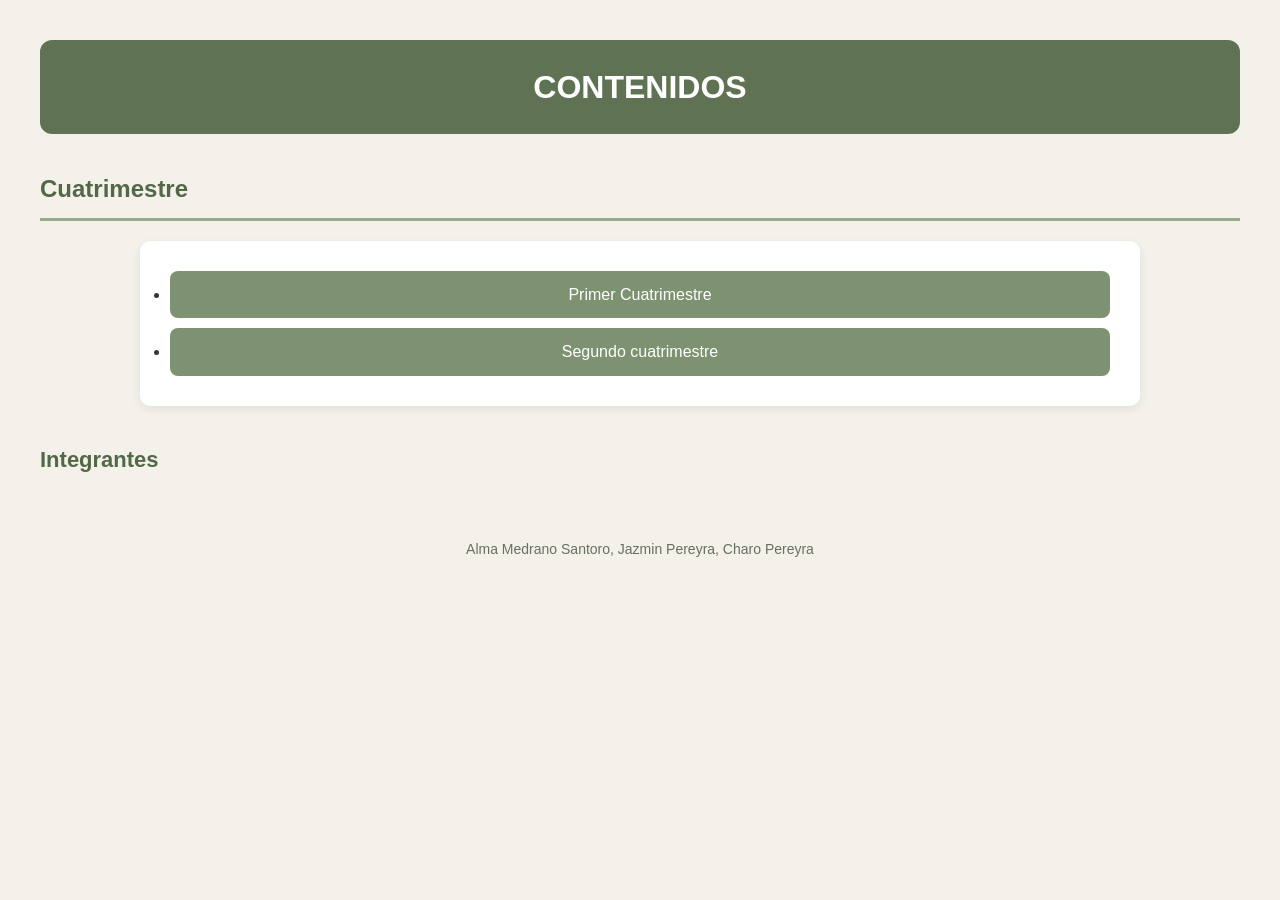
<file: trabajo2/index.html>
<!DOCTYPE html>
<html lang="es">
<head>
    <meta charset="UTF-8">
    <title>GEOGRAFIA</title>
    <link rel="stylesheet" href="styles.css">
</head>

<body>

    <h1> CONTENIDOS </h1>
    
    <h2>Cuatrimestre</h2>

    <ul>
        <li><a href="C1.html">Primer Cuatrimestre</a></li>
        <li><a href="C2.html">Segundo cuatrimestre</a></li>
        
    </ul>

    <h3>Integrantes</h3>
    <p>Alma Medrano Santoro, Jazmin Pereyra, Charo Pereyra</p>

</body>
</html>
</file>
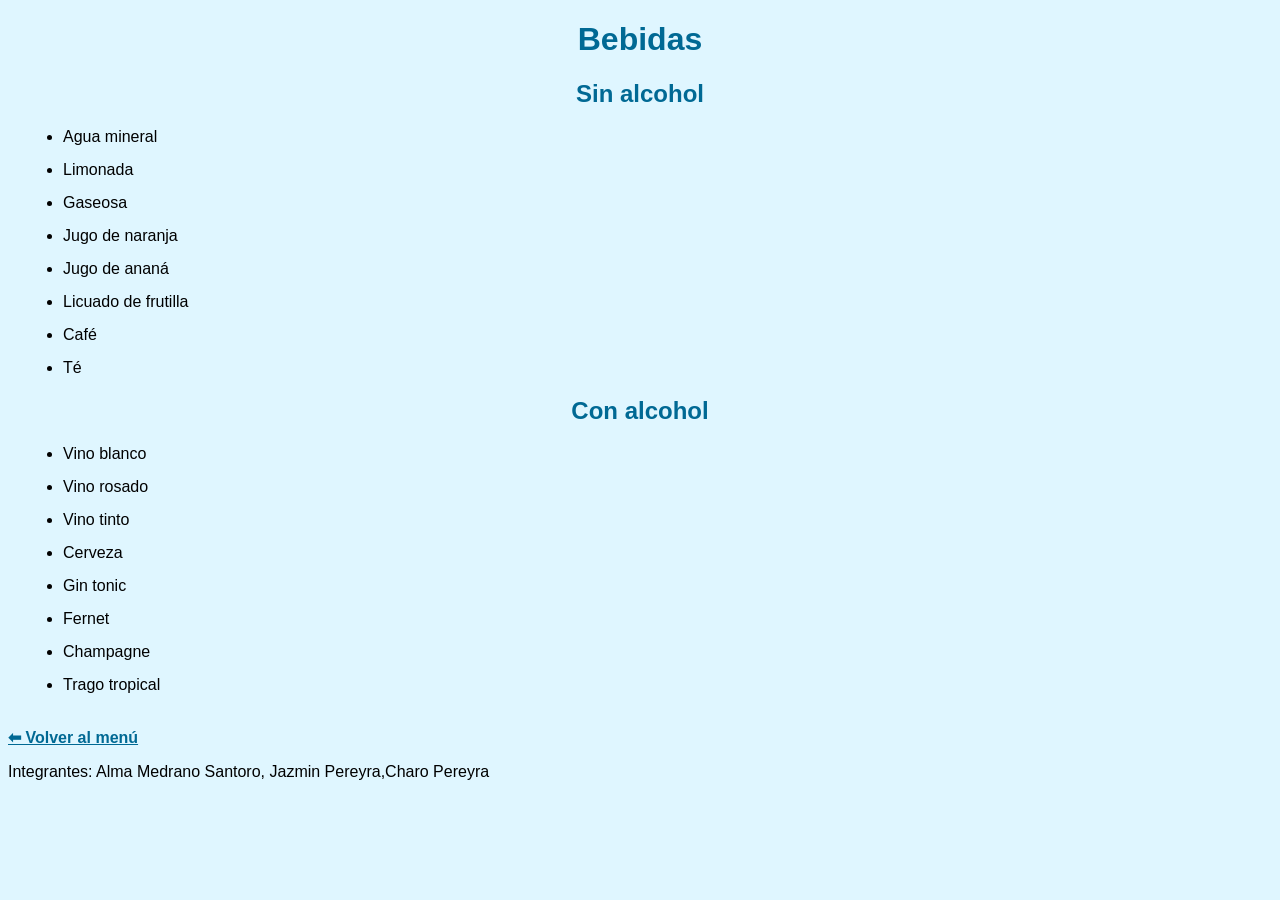
<file: trabajo1/bebidas.html>
<!DOCTYPE html>
<html lang="es">
<head>
    <meta charset="UTF-8">
    <title>Bebidas - RESTOBAR & MAR</title>

    <style>
        body {
            background-color: #dff6ff;
            font-family: Arial;
        }

        h1, h2 {
            color: #006994;
            text-align: center;
        }

        li {
            margin: 15px;
        }

        a {
            color: #006994;
            font-weight: bold;
        }
    </style>
</head>

<body>

    <h1>Bebidas</h1>

    <h2>Sin alcohol</h2>

    <ul>
        <li>Agua mineral</li>
        <li>Limonada</li>
        <li>Gaseosa</li>
        <li>Jugo de naranja</li>
        <li>Jugo de ananá</li>
        <li>Licuado de frutilla</li>
        <li>Café</li>
        <li>Té</li>
    </ul>

    <h2>Con alcohol</h2>

    <ul>
        <li>Vino blanco</li>
        <li>Vino rosado</li>
        <li>Vino tinto</li>
        <li>Cerveza</li>
        <li>Gin tonic</li>
        <li>Fernet</li>
        <li>Champagne</li>
        <li>Trago tropical</li>
    </ul>

    <br>

    <a href="index.html">⬅ Volver al menú</a>

    <p>Integrantes: Alma Medrano Santoro, Jazmin Pereyra,Charo Pereyra</p>

</body>
</html>
</file>
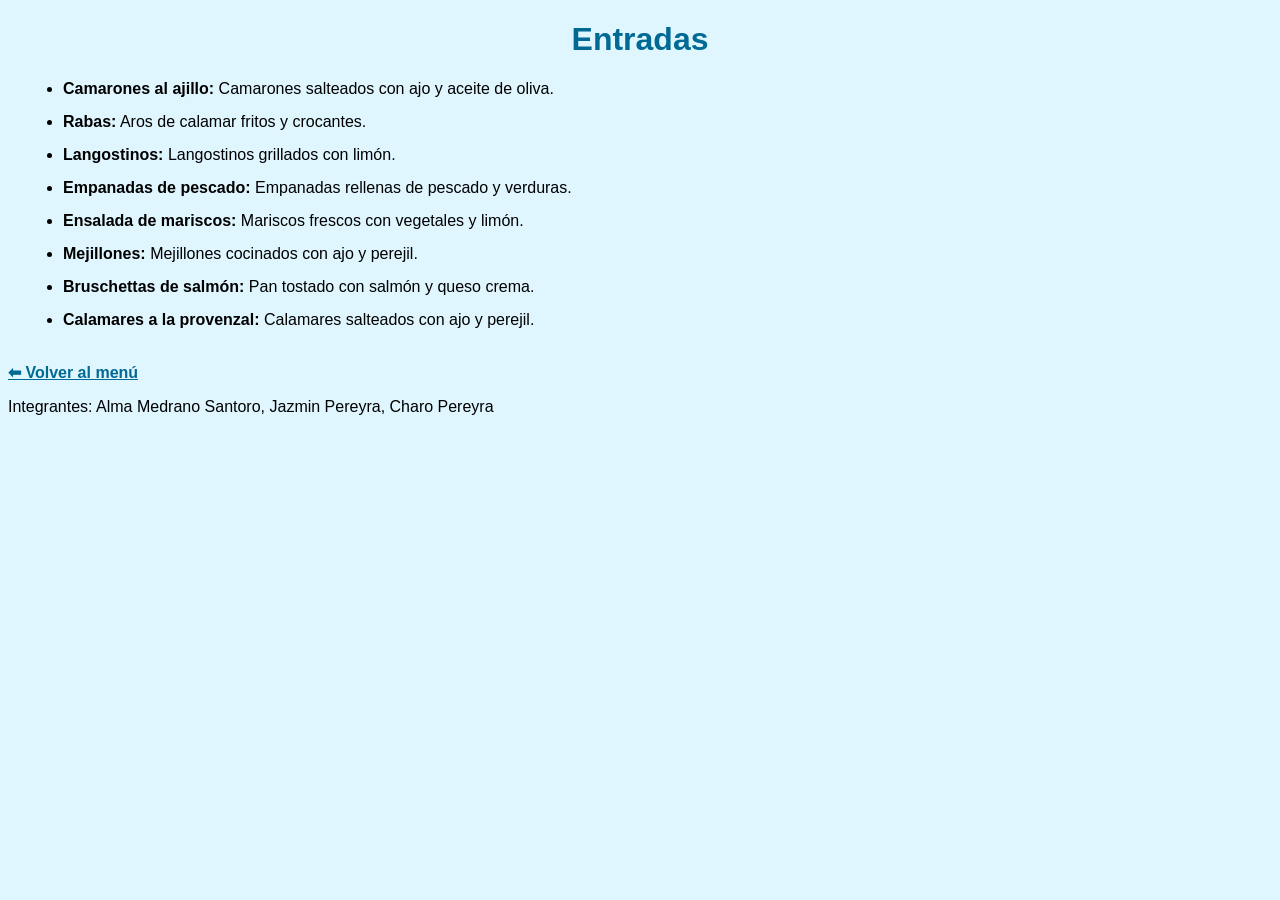
<file: trabajo1/entradas.html>
<!DOCTYPE html>
<html lang="es">
<head>
    <meta charset="UTF-8">
    <title>Entradas - El Rincón del Mar</title>

    <style>
        body {
            background-color: #dff6ff;
            font-family: Arial;
        }

        h1 {
            color: #006994;
            text-align: center;
        }

        li {
            margin: 15px;
        }

        a {
            color: #006994;
            font-weight: bold;
        }
    </style>
</head>

<body>


    <h1>Entradas</h1>



    <ul>
        <li><b>Camarones al ajillo:</b> Camarones salteados con ajo y aceite de oliva.</li>

        <li><b>Rabas:</b> Aros de calamar fritos y crocantes.</li>

        <li><b>Langostinos:</b> Langostinos grillados con limón.</li>

        <li><b>Empanadas de pescado:</b> Empanadas rellenas de pescado y verduras.</li>

        <li><b>Ensalada de mariscos:</b> Mariscos frescos con vegetales y limón.</li>

        <li><b>Mejillones:</b> Mejillones cocinados con ajo y perejil.</li>

        <li><b>Bruschettas de salmón:</b> Pan tostado con salmón y queso crema.</li>

        <li><b>Calamares a la provenzal:</b> Calamares salteados con ajo y perejil.</li>
    </ul>

    <br>

    <a href="index.html">⬅ Volver al menú</a>

    <p>Integrantes: Alma Medrano Santoro, Jazmin Pereyra, Charo Pereyra</p>

</body>
</html>
</file>
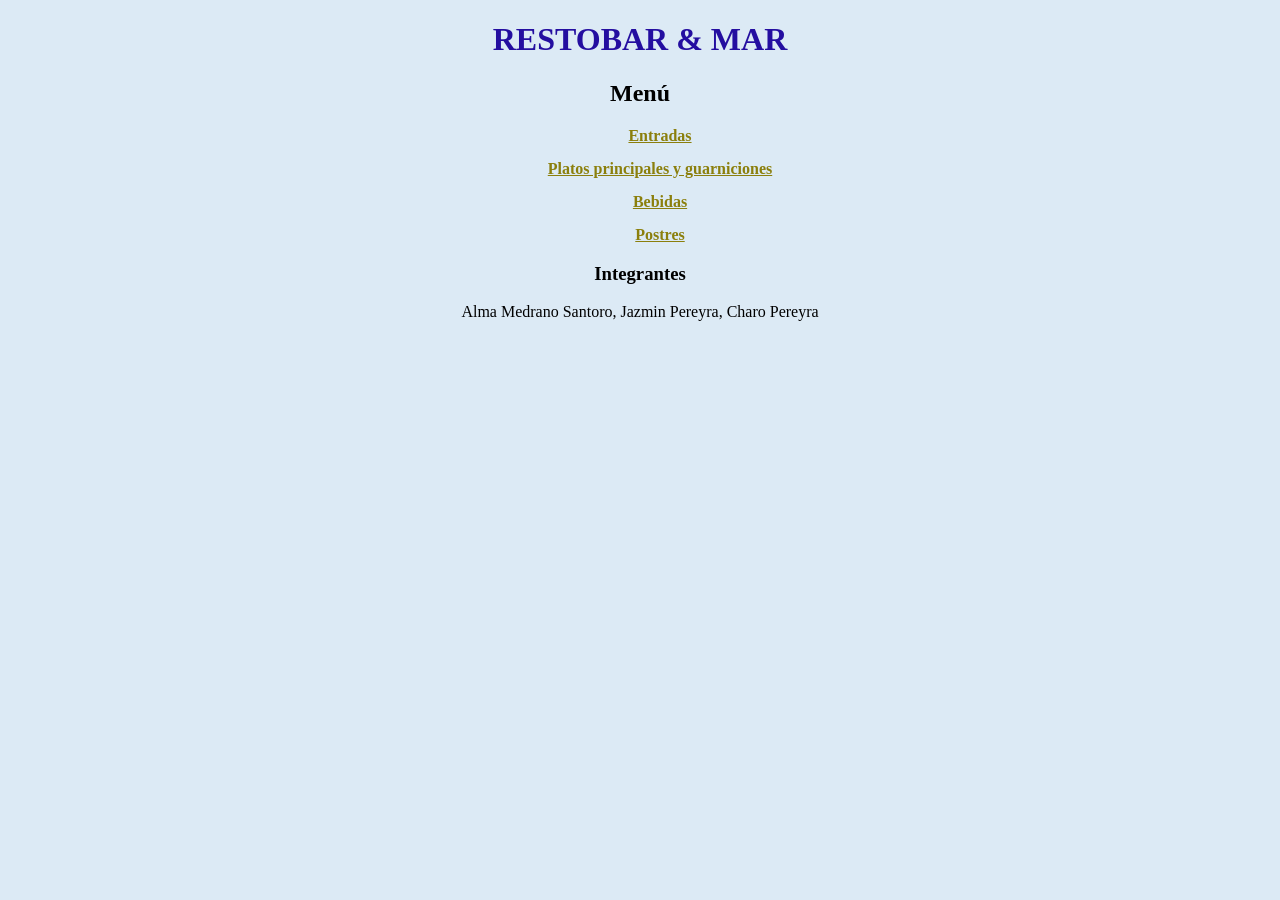
<file: trabajo1/index (1).html>
<!DOCTYPE html>
<html lang="es">
<head>
    <meta charset="UTF-8">
    <title>Restaurante</title>

    <style>
        body {
            background-color: rgb(177, 137, 8);
            font-family: Arial;
            text-align: center;
        }

        h1 {
            color: rgb(36, 14, 160);
        }

        ul {
            list-style-type: none;
        }

        li {
            margin: 15px;
        }

        a {
            color: rgb(139, 127, 12);
            font-weight: bold;
        }
    </style>
</head>

<body>

    <h1>RESTOBAR & MAR</h1>
    <style>
    body {
        background-color: rgb(220, 234, 245);
        font-family: Georgia;
    }
</style>

    <h2>Menú</h2>

    <ul>
        <li><a href="entradas.html">Entradas</a></li>
        <li><a href="principales.html">Platos principales y guarniciones</a></li>
        <li><a href="bebidas.html">Bebidas</a></li>
        <li><a href="postres.html">Postres</a></li>
    </ul>

    <h3>Integrantes</h3>
    <p>Alma Medrano Santoro, Jazmin Pereyra, Charo Pereyra</p>

</body>
</html>
</file>
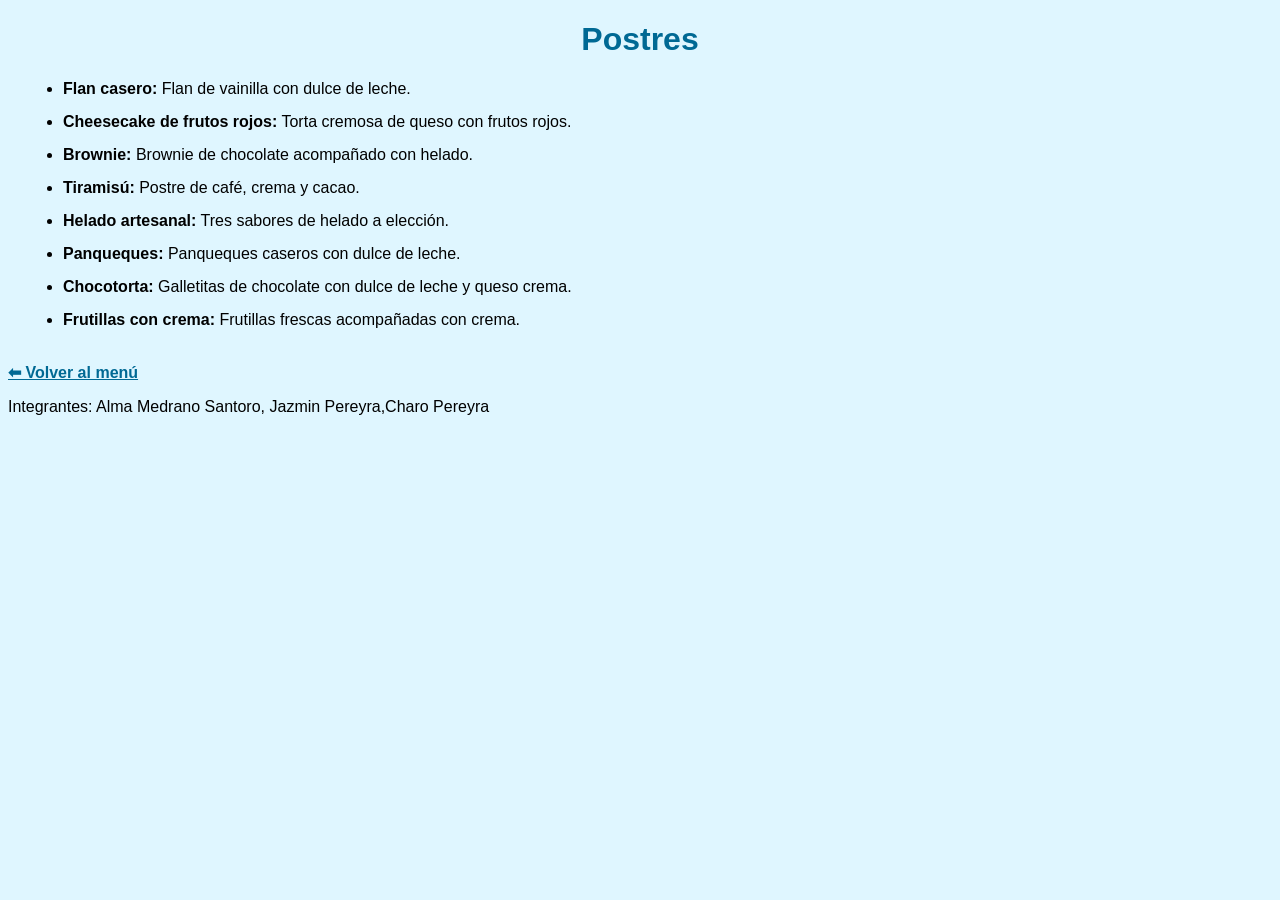
<file: trabajo1/postres.html>
<!DOCTYPE html>
<html lang="es">
<head>
    <meta charset="UTF-8">
    <title>Postres - RESTOBAR & MAR</title>

    <style>
        body {
            background-color: #dff6ff;
            font-family: Arial;
        }

        h1 {
            color: #006994;
            text-align: center;
        }

        li {
            margin: 15px;
        }

        a {
            color: #006994;
            font-weight: bold;
        }
    </style>
</head>

<body>

    <h1>Postres</h1>

    <ul>

        <li>
            <b>Flan casero:</b>
            Flan de vainilla con dulce de leche.
        </li>

        <li>
            <b>Cheesecake de frutos rojos:</b>
            Torta cremosa de queso con frutos rojos.
        </li>

        <li>
            <b>Brownie:</b>
            Brownie de chocolate acompañado con helado.
        </li>

        <li>
            <b>Tiramisú:</b>
            Postre de café, crema y cacao.
        </li>

        <li>
            <b>Helado artesanal:</b>
            Tres sabores de helado a elección.
        </li>

        <li>
            <b>Panqueques:</b>
            Panqueques caseros con dulce de leche.
        </li>

        <li>
            <b>Chocotorta:</b>
            Galletitas de chocolate con dulce de leche y queso crema.
        </li>

        <li>
            <b>Frutillas con crema:</b>
            Frutillas frescas acompañadas con crema.
        </li>

    </ul>

    <br>

    <a href="index.html">⬅ Volver al menú</a>

    <p>Integrantes: Alma Medrano Santoro, Jazmin Pereyra,Charo Pereyra</p>

</body>
</html>
</file>
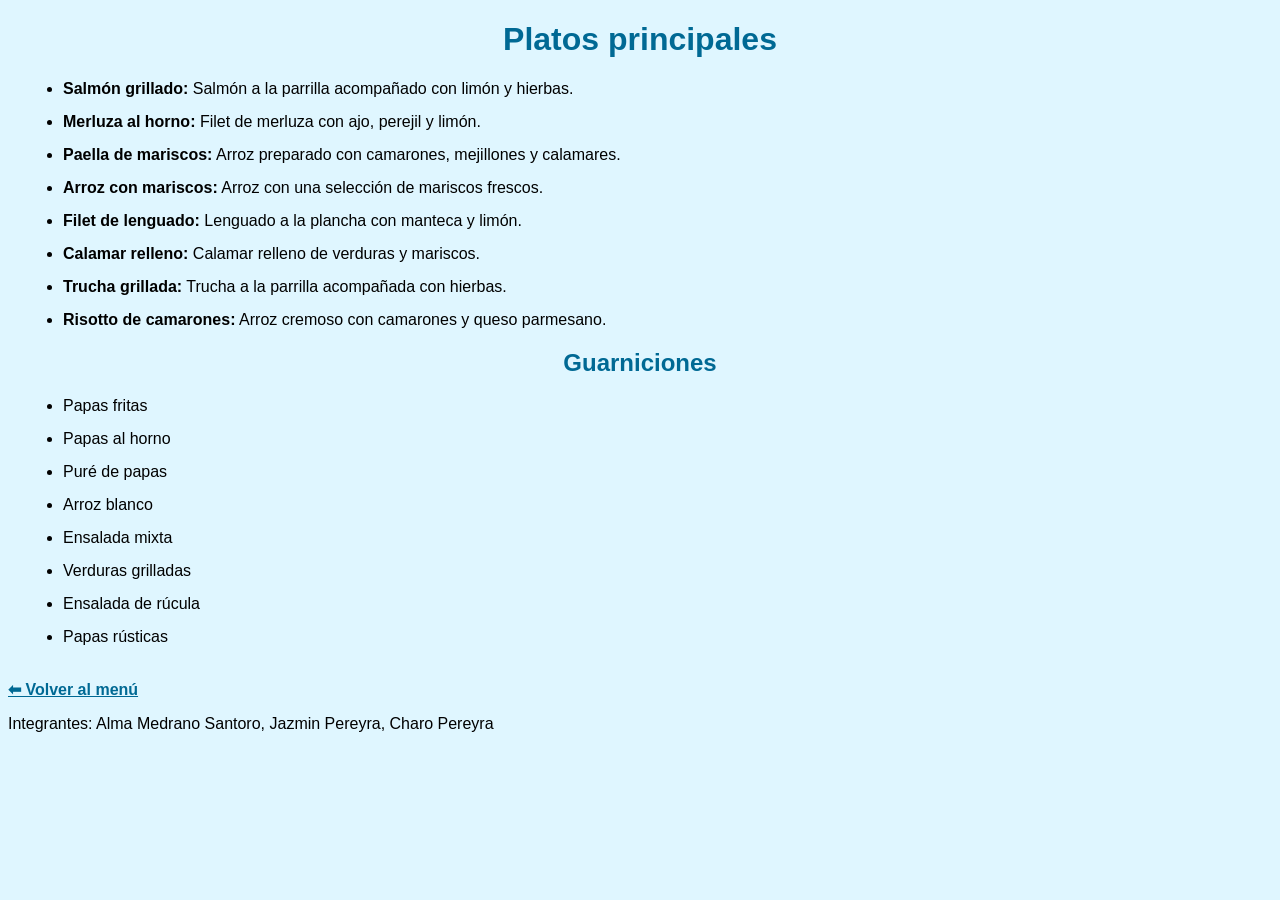
<file: trabajo1/principales.html>
<!DOCTYPE html>
<html lang="es">
<head>
    <meta charset="UTF-8">
    <title>Platos principales - RESTOBAR & MAR</title>

    <style>
        body {
            background-color: #dff6ff;
            font-family: Arial;
        }

        h1, h2 {
            color: #006994;
            text-align: center;
        }

        li {
            margin: 15px;
        }

        a {
            color: #006994;
            font-weight: bold;
        }
    </style>
</head>

<body>

    <h1>Platos principales</h1>

    <ul>

        <li>
            <b>Salmón grillado:</b>
            Salmón a la parrilla acompañado con limón y hierbas.
        </li>

        <li>
            <b>Merluza al horno:</b>
            Filet de merluza con ajo, perejil y limón.
        </li>

        <li>
            <b>Paella de mariscos:</b>
            Arroz preparado con camarones, mejillones y calamares.
        </li>

        <li>
            <b>Arroz con mariscos:</b>
            Arroz con una selección de mariscos frescos.
        </li>

        <li>
            <b>Filet de lenguado:</b>
            Lenguado a la plancha con manteca y limón.
        </li>

        <li>
            <b>Calamar relleno:</b>
            Calamar relleno de verduras y mariscos.
        </li>

        <li>
            <b>Trucha grillada:</b>
            Trucha a la parrilla acompañada con hierbas.
        </li>

        <li>
            <b>Risotto de camarones:</b>
            Arroz cremoso con camarones y queso parmesano.
        </li>

    </ul>

    <h2>Guarniciones</h2>

    <ul>
        <li>Papas fritas</li>
        <li>Papas al horno</li>
        <li>Puré de papas</li>
        <li>Arroz blanco</li>
        <li>Ensalada mixta</li>
        <li>Verduras grilladas</li>
        <li>Ensalada de rúcula</li>
        <li>Papas rústicas</li>
    </ul>

    <br>

    <a href="index.html">⬅ Volver al menú</a>

    <p>Integrantes: Alma Medrano Santoro, Jazmin Pereyra, Charo Pereyra</p>

</body>
</html>
</file>
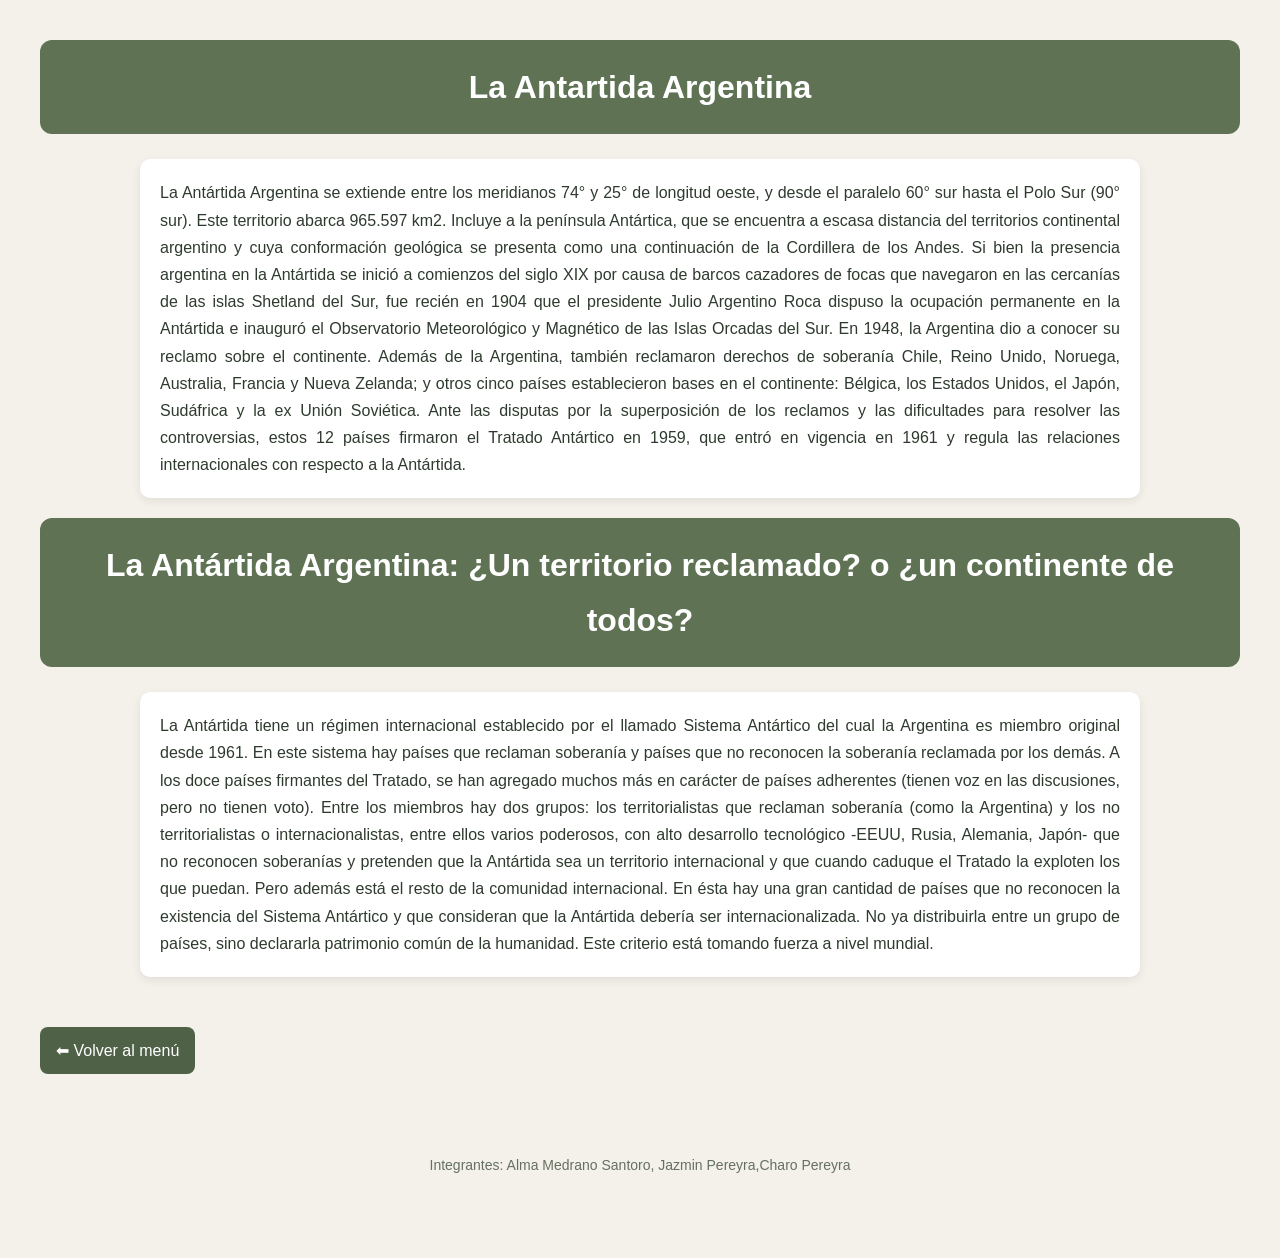
<file: trabajo2/antartida.html>
<!DOCTYPE html>
<html lang="es">
<head>
    <meta charset="UTF-8">
    <title>LA ANTARTIDA ARGENTINA</title>
    <link rel="stylesheet" href="styles.css">
</HEAD>

<body>

    <h1>La Antartida Argentina</h1>
<p> La Antártida Argentina se extiende entre los meridianos
74° y 25° de longitud oeste, y desde el paralelo 60° sur hasta el
Polo Sur (90° sur). Este territorio abarca 965.597 km2. Incluye a
la península Antártica, que se encuentra a escasa distancia del
territorios continental argentino y cuya conformación geológica
se presenta como una continuación de la Cordillera de los
Andes.
Si bien la presencia argentina en la Antártida se inició a
comienzos del siglo XIX por causa de barcos cazadores de focas
que navegaron en las cercanías de las islas Shetland del Sur, fue
recién en 1904 que el presidente Julio Argentino Roca dispuso la
ocupación permanente en la Antártida e inauguró el
Observatorio Meteorológico y Magnético de las Islas Orcadas del
Sur. En 1948, la Argentina dio a conocer su reclamo sobre el
continente.
Además de la Argentina, también reclamaron derechos
de soberanía Chile, Reino Unido, Noruega, Australia, Francia y
Nueva Zelanda; y otros cinco países establecieron bases en el continente: Bélgica, los Estados Unidos, el Japón,
Sudáfrica y la ex Unión Soviética. Ante las disputas por la superposición de los reclamos y las dificultades para
resolver las controversias, estos 12 países firmaron el Tratado Antártico en 1959, que entró en vigencia en 1961 y
regula las relaciones internacionales con respecto a la Antártida.

</p>

<h1>La Antártida Argentina: ¿Un territorio reclamado? o ¿un continente de todos?</h1>

<p> La Antártida tiene un régimen internacional establecido por el llamado Sistema Antártico del cual la
Argentina es miembro original desde 1961. En este sistema hay países que reclaman soberanía y países que no
reconocen la soberanía reclamada por los demás. A los doce países firmantes del Tratado, se han agregado muchos
más en carácter de países adherentes (tienen voz en las discusiones, pero no tienen voto). Entre los miembros hay
dos grupos: los territorialistas que reclaman soberanía (como la Argentina) y los no territorialistas o
internacionalistas, entre ellos varios poderosos, con alto desarrollo tecnológico -EEUU, Rusia, Alemania, Japón- que
no reconocen soberanías y pretenden que la Antártida sea un territorio internacional y que cuando caduque el
Tratado la exploten los que puedan.
Pero además está el resto de la comunidad internacional. En ésta hay una gran cantidad de países que no
reconocen la existencia del Sistema Antártico y que consideran que la Antártida debería ser internacionalizada. No
ya distribuirla entre un grupo de países, sino declararla patrimonio común de la humanidad. Este criterio está
tomando fuerza a nivel mundial.</p>
</body>


    <a href="index.html">⬅ Volver al menú</a>

    <p>Integrantes: Alma Medrano Santoro, Jazmin Pereyra,Charo Pereyra</p>

</body>
</html>
</file>
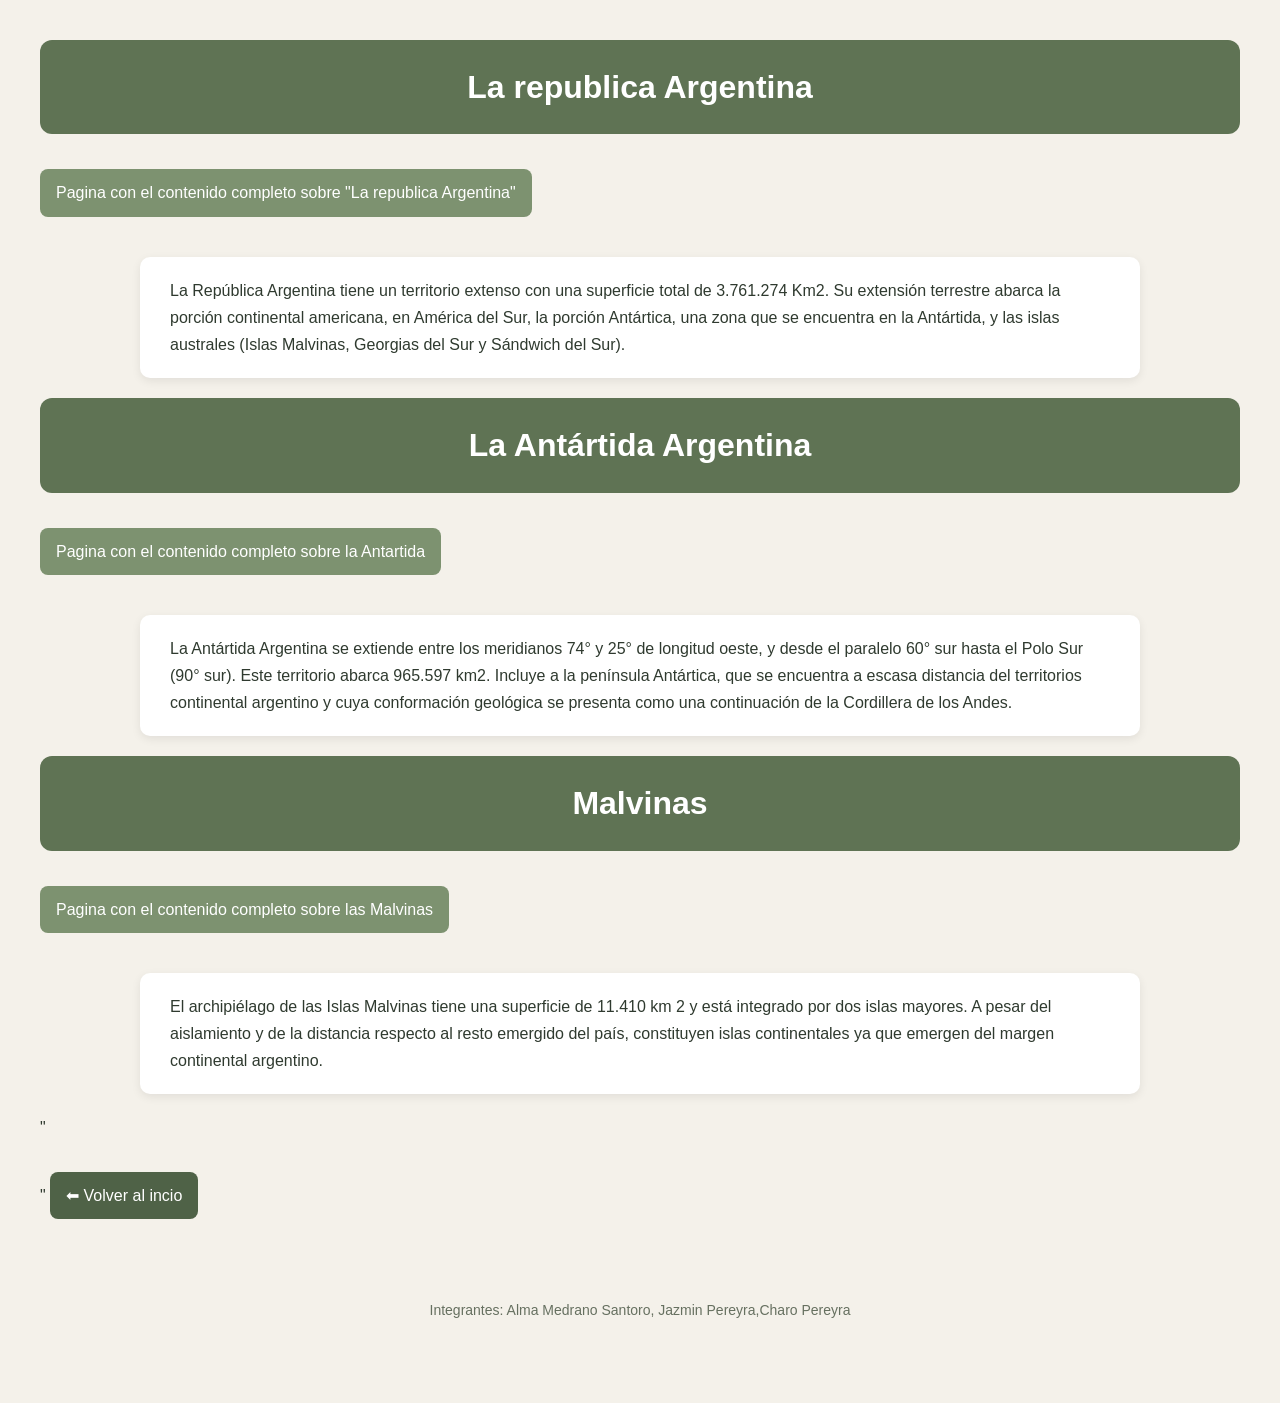
<file: trabajo2/C1.html>
<!DOCTYPE html>
<html lang="es">
<head>
    <meta charset="UTF-8">
    <title>Geografria - Primer cuatrimestre</title>
    <link rel="stylesheet" href="styles.css">

</head>

<body>


    <h1>La republica Argentina</h1>
    <a href="lrp.html">Pagina con el contenido completo sobre "La republica Argentina"</a>
    <ul> La República Argentina tiene un
territorio extenso con una superficie total de
3.761.274 Km2. Su extensión terrestre abarca
la porción continental americana, en América
del Sur, la porción Antártica, una zona que se
encuentra en la Antártida, y las islas australes
(Islas Malvinas, Georgias del Sur y Sándwich
del Sur).</ul>

    <h1>La Antártida Argentina</h1> 
    <a href="antartida.html">Pagina con el contenido completo sobre la Antartida</a>
    <ul> La Antártida Argentina se extiende entre los meridianos
74° y 25° de longitud oeste, y desde el paralelo 60° sur hasta el
Polo Sur (90° sur). Este territorio abarca 965.597 km2. Incluye a
la península Antártica, que se encuentra a escasa distancia del
territorios continental argentino y cuya conformación geológica
se presenta como una continuación de la Cordillera de los
Andes.</ul>

<h1>Malvinas</h1>

<a href="malvinas.html">Pagina con el contenido completo sobre las Malvinas</a>
<ul> El archipiélago de las Islas Malvinas tiene una superficie de 11.410 km 2 y está integrado por dos islas
mayores. A pesar del aislamiento y de la distancia respecto al resto emergido del país, constituyen islas continentales
ya que emergen del margen continental argentino.</ul>
"<br>"
    <a href="index.html">⬅ Volver al incio </a>

    <p>Integrantes: Alma Medrano Santoro, Jazmin Pereyra,Charo Pereyra</p>

</body>
</html>
</file>
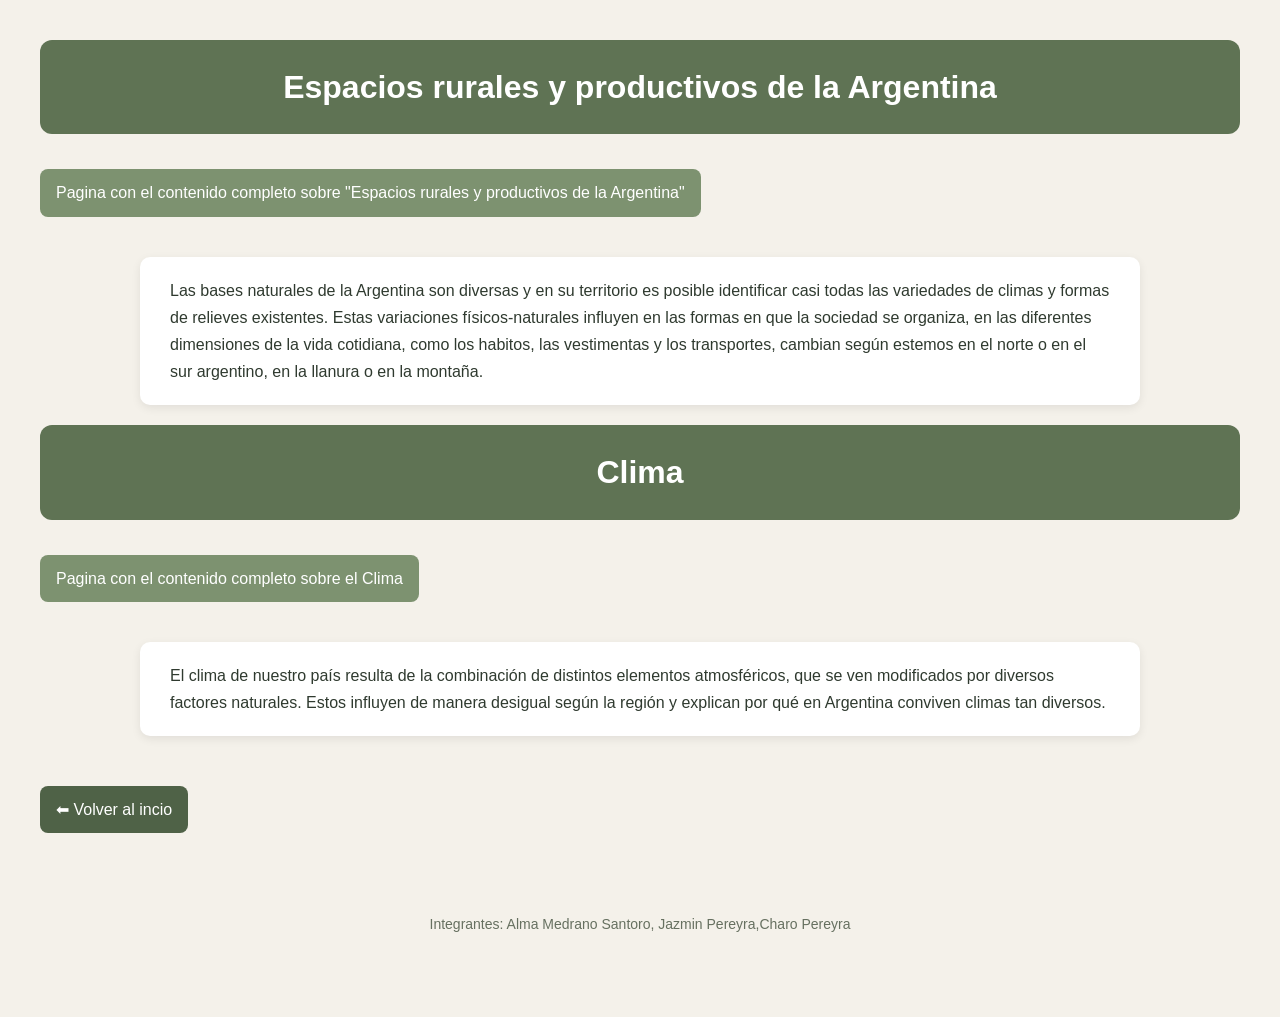
<file: trabajo2/C2.html>
<!DOCTYPE html>
<html lang="es">
<head>
    <meta charset="UTF-8">
    <title>Geografia - Segundo cuatrimestre</title>
    <link rel="stylesheet" href="styles.css">

    <body>


    <h1>Espacios rurales y productivos de la Argentina</h1>
    <a href="rurales.html">Pagina con el contenido completo sobre "Espacios rurales y productivos de la Argentina"</a>
    <ul> Las bases naturales de la Argentina son
diversas y en su territorio es posible
identificar casi todas las variedades de
climas y formas de relieves existentes.
Estas variaciones físicos-naturales
influyen en las formas en que la sociedad
se organiza, en las diferentes
dimensiones de la vida cotidiana, como
los habitos, las vestimentas y los
transportes, cambian según estemos en
el norte o en el sur argentino, en la
llanura o en la montaña.</ul>

    <h1>Clima</h1> 
    <a href="clima.html">Pagina con el contenido completo sobre el Clima</a>
    <ul> El clima de nuestro país resulta de la combinación de distintos elementos
        atmosféricos, que se ven modificados por diversos factores naturales. Estos influyen 
        de manera desigual según la región y explican por qué en Argentina conviven climas
        tan diversos.
</ul>


    <a href="index.html">⬅ Volver al incio </a>

    <p>Integrantes: Alma Medrano Santoro, Jazmin Pereyra,Charo Pereyra</p>

</body>
</html>
</file>
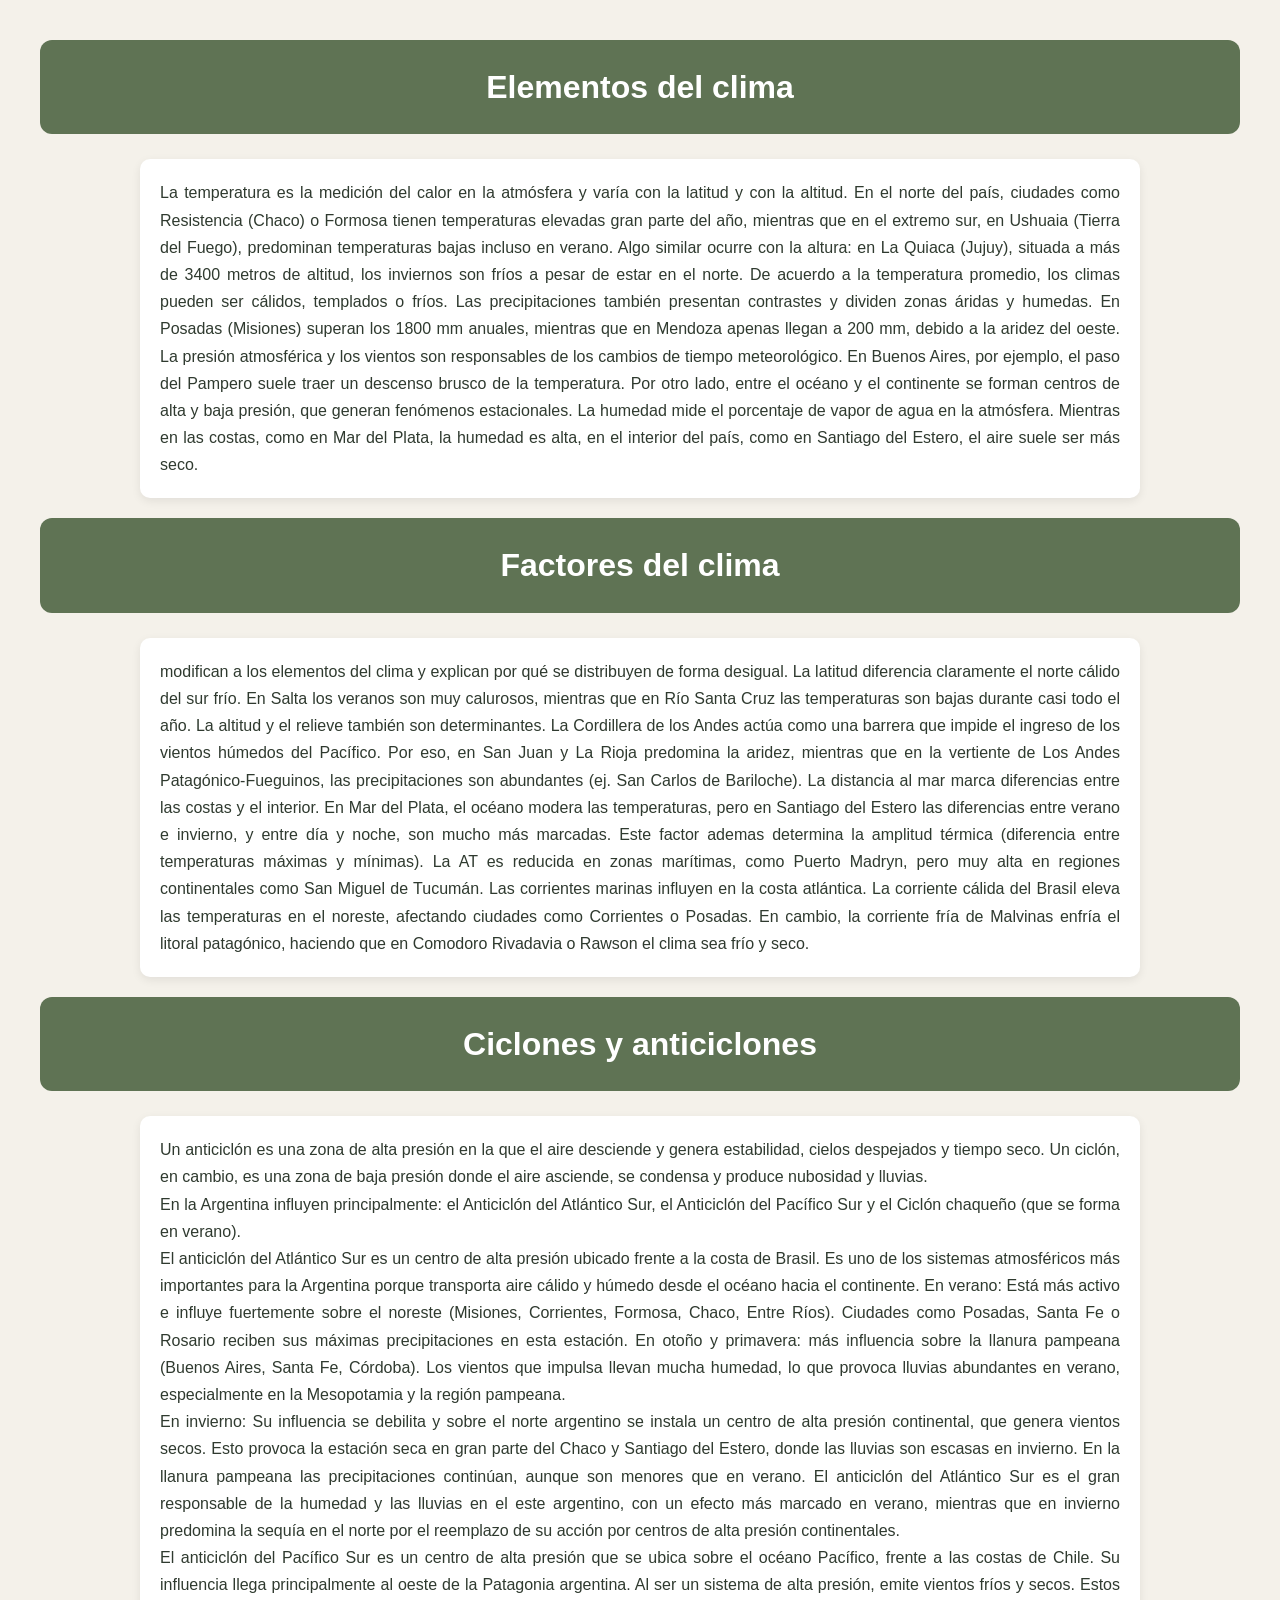
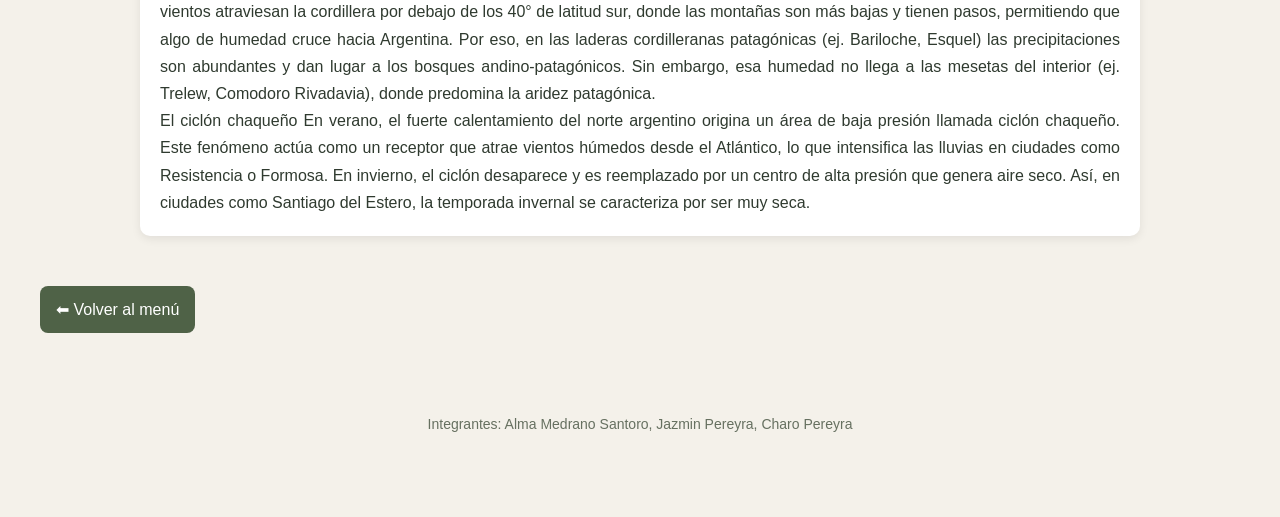
<file: trabajo2/clima.html>
<!DOCTYPE html>
<html lang="es">
<head>
    <meta charset="UTF-8">
    <title>ESPACIOS RURALES Y PRODUCTIVOS DE LA ARGENTINA</title>
<link rel="stylesheet" href="styles.css">
</head>
<body>

    <h1>Elementos del clima</h1>
    <p>
    La temperatura es la medición del calor en la atmósfera y varía con la latitud y con la altitud. En el norte del país, ciudades como Resistencia (Chaco) o Formosa tienen temperaturas elevadas gran parte del año, mientras que en el extremo sur, en Ushuaia (Tierra del Fuego), predominan temperaturas bajas incluso en verano. Algo similar ocurre con la altura: en La Quiaca (Jujuy), situada a más de 3400 metros de altitud, los inviernos son fríos a pesar de estar en el norte.
De acuerdo a la temperatura promedio, los climas pueden ser cálidos, templados o fríos. 

Las precipitaciones también presentan contrastes y dividen zonas áridas y humedas. En Posadas (Misiones) superan los 1800 mm anuales, mientras que en Mendoza apenas llegan a 200 mm, debido a la aridez del oeste.

La presión atmosférica y los vientos son responsables de los cambios de tiempo meteorológico. En Buenos Aires, por ejemplo, el paso del Pampero suele traer un descenso brusco de la temperatura. Por otro lado, entre el océano y el continente se forman centros de alta y baja presión, que generan fenómenos estacionales.

La humedad mide el porcentaje de vapor de agua en la atmósfera. Mientras en las costas, como en Mar del Plata, la humedad es alta, en el interior del país, como en Santiago del Estero, el aire suele ser más seco.</p>


<h1>Factores del clima</h1>

<p>modifican a los elementos del clima y explican por qué se distribuyen de forma desigual.

La latitud diferencia claramente el norte cálido del sur frío. En Salta los veranos son muy calurosos, mientras que en Río Santa Cruz las temperaturas son bajas durante casi todo el año.

La altitud y el relieve también son determinantes. La Cordillera de los Andes actúa como una barrera que impide el ingreso de los vientos húmedos del Pacífico. Por eso, en San Juan y La Rioja predomina la aridez, mientras que en la vertiente de Los Andes Patagónico-Fueguinos, las precipitaciones son abundantes (ej. San Carlos de Bariloche).

La distancia al mar marca diferencias entre las costas y el interior. En Mar del Plata, el océano modera las temperaturas, pero en Santiago del Estero las diferencias entre verano e invierno, y entre día y noche, son mucho más marcadas. Este factor ademas determina la amplitud térmica (diferencia entre temperaturas máximas y mínimas). La AT es reducida en zonas marítimas, como Puerto Madryn, pero muy alta en regiones continentales como San Miguel de Tucumán.

Las corrientes marinas influyen en la costa atlántica. La corriente cálida del Brasil eleva las temperaturas en el noreste, afectando ciudades como Corrientes o Posadas. En cambio, la corriente fría de Malvinas enfría el litoral patagónico, haciendo que en Comodoro Rivadavia o Rawson el clima sea frío y seco.</p>


<h1>Ciclones y anticiclones</h1>
    
<p>
    Un anticiclón es una zona de alta presión en la que el aire desciende y genera estabilidad, cielos despejados y tiempo seco. Un ciclón, en cambio, es una zona de baja presión donde el aire asciende, se condensa y produce nubosidad y lluvias.
<br>
En la Argentina influyen principalmente: el Anticiclón del Atlántico Sur, el Anticiclón del Pacífico Sur y el Ciclón chaqueño (que se forma en verano).
<br>
El anticiclón del Atlántico Sur es un centro de alta presión ubicado frente a la costa de Brasil. Es uno de los sistemas atmosféricos más importantes para la Argentina porque transporta aire cálido y húmedo desde el océano hacia el continente.
En verano: Está más activo e influye fuertemente sobre el noreste (Misiones, Corrientes, Formosa, Chaco, Entre Ríos). Ciudades como Posadas, Santa Fe o Rosario reciben sus máximas precipitaciones en esta estación.
En otoño y primavera: más influencia sobre la llanura pampeana (Buenos Aires, Santa Fe, Córdoba).
Los vientos que impulsa llevan mucha humedad, lo que provoca lluvias abundantes en verano, especialmente en la Mesopotamia y la región pampeana.

<br>
En invierno: Su influencia se debilita y sobre el norte argentino se instala un centro de alta presión continental, que genera vientos secos. Esto provoca la estación seca en gran parte del Chaco y Santiago del Estero, donde las lluvias son escasas en invierno.
En la llanura pampeana las precipitaciones continúan, aunque son menores que en verano.
El anticiclón del Atlántico Sur es el gran responsable de la humedad y las lluvias en el este argentino, con un efecto más marcado en verano, mientras que en invierno predomina la sequía en el norte por el reemplazo de su acción por centros de alta presión continentales.
<br>
El anticiclón del Pacífico Sur es un centro de alta presión que se ubica sobre el océano Pacífico, frente a las costas de Chile. Su influencia llega principalmente al oeste de la Patagonia argentina. Al ser un sistema de alta presión, emite vientos fríos y secos. Estos vientos atraviesan la cordillera por debajo de los 40° de latitud sur, donde las montañas son más bajas y tienen pasos, permitiendo que algo de humedad cruce hacia Argentina. Por eso, en las laderas cordilleranas patagónicas (ej. Bariloche, Esquel) las precipitaciones son abundantes y dan lugar a los bosques andino-patagónicos. Sin embargo, esa humedad no llega a las mesetas del interior (ej. Trelew, Comodoro Rivadavia), donde predomina la aridez patagónica.
<br>

El ciclón chaqueño
En verano, el fuerte calentamiento del norte argentino origina un área de baja presión llamada ciclón chaqueño. Este fenómeno actúa como un receptor que atrae vientos húmedos desde el Atlántico, lo que intensifica las lluvias en ciudades como Resistencia o Formosa.
En invierno, el ciclón desaparece y es reemplazado por un centro de alta presión que genera aire seco. Así, en ciudades como Santiago del Estero, la temporada invernal se caracteriza por ser muy seca.

</p>


<a href="index.html">⬅ Volver al menú</a>

    <p>Integrantes: Alma Medrano Santoro, Jazmin Pereyra, Charo Pereyra</p>

</body>
</html>
</file>
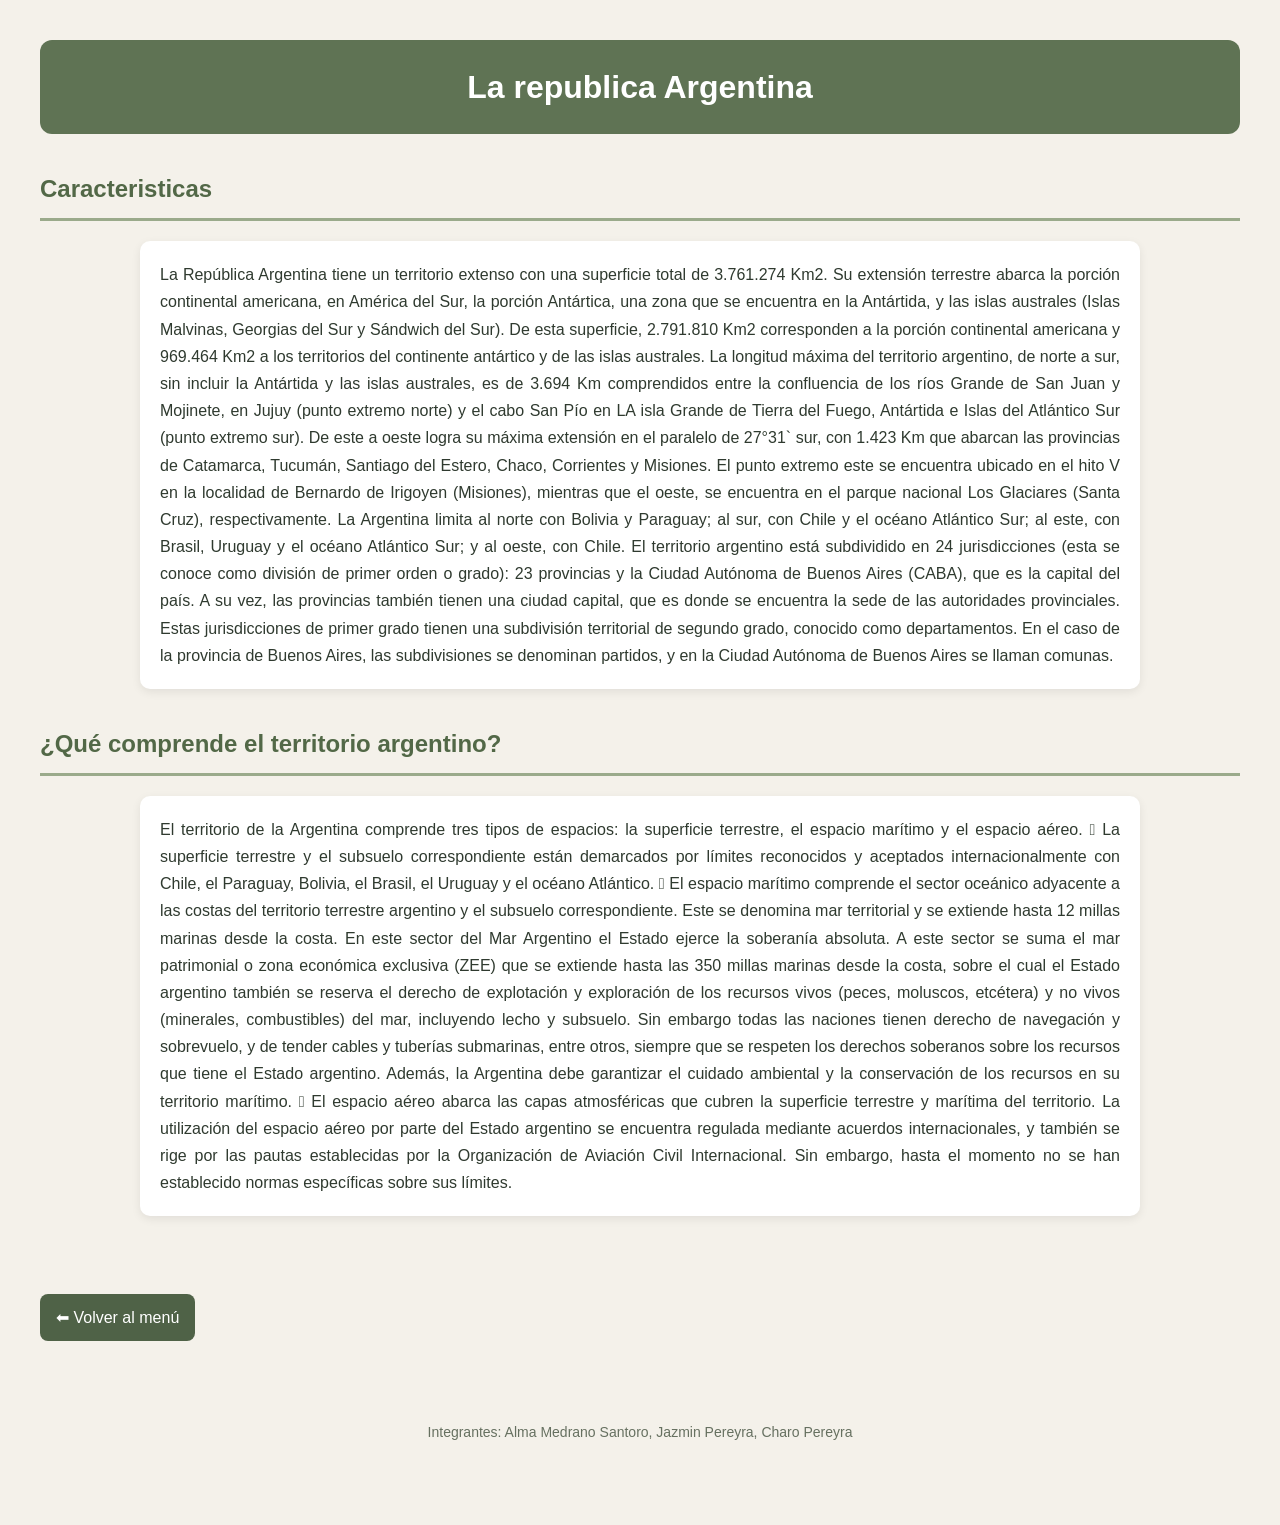
<file: trabajo2/lrp.html>
<!DOCTYPE html>
<html lang="es">
<head>
    <meta charset="UTF-8">
    <title>LA REPUBLICA ARGENTINA</title>
    <link rel="stylesheet" href="styles.css">


</head>

<body>


    <h1>La republica Argentina</h1>
<h2> Caracteristicas </h2>
<p>La República Argentina tiene un
territorio extenso con una superficie total de
3.761.274 Km2. Su extensión terrestre abarca
la porción continental americana, en América
del Sur, la porción Antártica, una zona que se
encuentra en la Antártida, y las islas australes
(Islas Malvinas, Georgias del Sur y Sándwich
del Sur). De esta superficie, 2.791.810 Km2
corresponden a la porción continental
americana y 969.464 Km2 a los territorios del
continente antártico y de las islas australes.
La longitud máxima del territorio
argentino, de norte a sur, sin incluir la
Antártida y las islas australes, es de 3.694 Km
comprendidos entre la confluencia de los ríos
Grande de San Juan y Mojinete, en Jujuy
(punto extremo norte) y el cabo San Pío en LA
isla Grande de Tierra del Fuego, Antártida e
Islas del Atlántico Sur (punto extremo sur). De
este a oeste logra su máxima extensión en el
paralelo de 27°31` sur, con 1.423 Km que
abarcan las provincias de Catamarca,
Tucumán, Santiago del Estero, Chaco,
Corrientes y Misiones. El punto extremo este
se encuentra ubicado en el hito V en la
localidad de Bernardo de Irigoyen (Misiones),
mientras que el oeste, se encuentra en el
parque nacional Los Glaciares (Santa Cruz), respectivamente.
La Argentina limita al norte con Bolivia y Paraguay; al sur, con Chile y el océano Atlántico Sur; al este, con
Brasil, Uruguay y el océano Atlántico Sur; y al oeste, con Chile.
El territorio argentino está subdividido en 24 jurisdicciones (esta se conoce como división de primer orden
o grado): 23 provincias y la Ciudad Autónoma de Buenos Aires (CABA), que es la capital del país. A su vez, las
provincias también tienen una ciudad capital, que es donde se encuentra la sede de las autoridades provinciales.
Estas jurisdicciones de primer grado tienen una subdivisión territorial de segundo grado, conocido como
departamentos. En el caso de la provincia de Buenos Aires, las subdivisiones se denominan partidos, y en la
Ciudad Autónoma de Buenos Aires se llaman comunas.</p>

<h2>¿Qué comprende el territorio argentino?</h2>
    <p>El territorio de la Argentina comprende tres tipos de espacios: la superficie terrestre, el espacio marítimo
y el espacio aéreo.
 La superficie terrestre y el subsuelo correspondiente están demarcados por límites reconocidos y aceptados
internacionalmente con Chile, el Paraguay, Bolivia, el Brasil, el Uruguay y el océano Atlántico.
 El espacio marítimo comprende el sector oceánico adyacente a las costas del territorio terrestre argentino y
el subsuelo correspondiente. Este se denomina mar territorial y se extiende hasta 12 millas marinas desde la
costa. En este sector del Mar Argentino el Estado ejerce la soberanía absoluta. A este sector se suma el mar
patrimonial o zona económica exclusiva (ZEE) que se extiende hasta las 350 millas marinas desde la costa,
sobre el cual el Estado argentino también se reserva el derecho de explotación y exploración de los recursos
vivos (peces, moluscos, etcétera) y no vivos (minerales, combustibles) del mar, incluyendo lecho y subsuelo.
Sin embargo todas las naciones tienen derecho de navegación y sobrevuelo, y de tender cables y tuberías
submarinas, entre otros, siempre que se respeten los derechos soberanos sobre los recursos que tiene el
Estado argentino. Además, la Argentina debe garantizar el cuidado ambiental y la conservación de los
recursos en su territorio marítimo.
 El espacio aéreo abarca las capas atmosféricas que cubren la superficie terrestre y marítima del territorio. La
utilización del espacio aéreo por parte del Estado argentino se encuentra regulada mediante acuerdos
internacionales, y también se rige por las pautas establecidas por la Organización de Aviación Civil
Internacional. Sin embargo, hasta el momento no se han establecido normas específicas sobre sus límites.</p>
    <br>

    <a href="index.html">⬅ Volver al menú</a>

    <p>Integrantes: Alma Medrano Santoro, Jazmin Pereyra, Charo Pereyra</p>

</body>
</html>
</file>
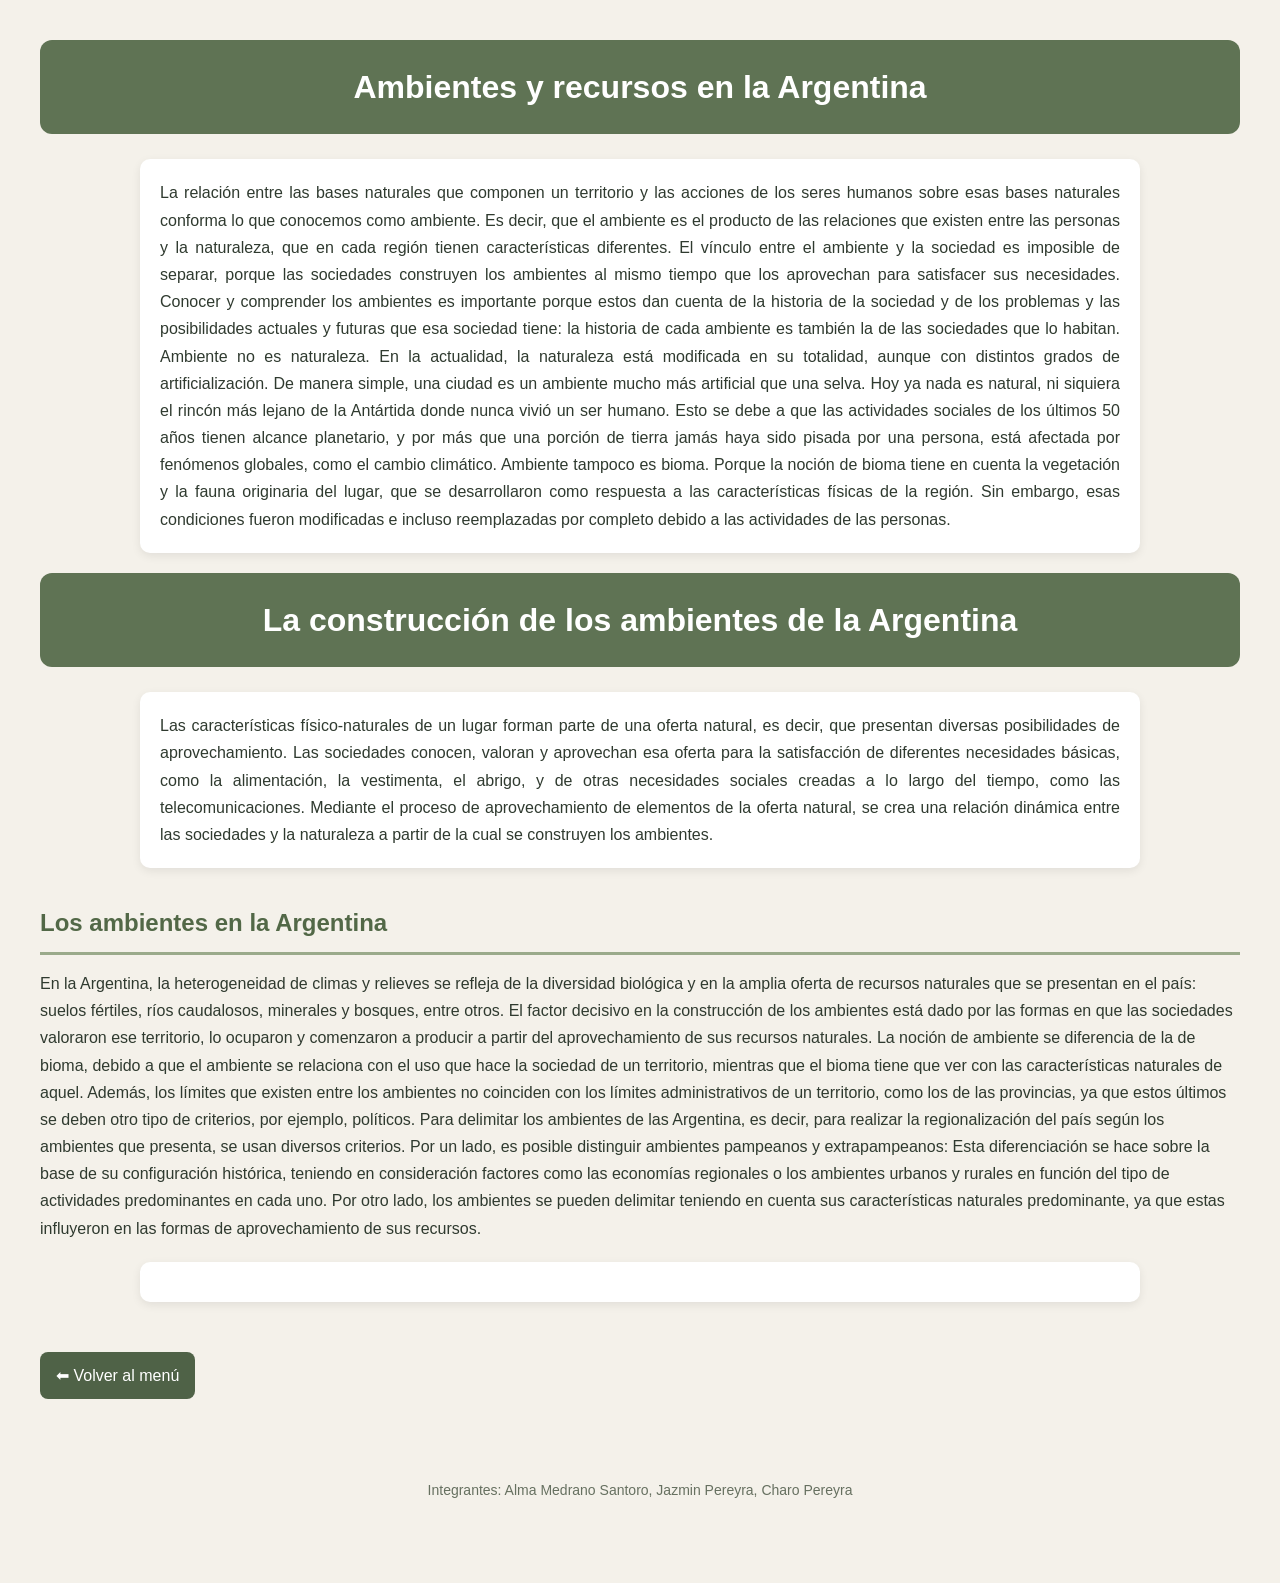
<file: trabajo2/rurales.html>
<!DOCTYPE html>
<html lang="es">
<head>
    <meta charset="UTF-8">
    <title>ESPACIOS RURALES Y PRODUCTIVOS DE LA ARGENTINA</title>
    <link rel="stylesheet" href="styles.css">

</head>
<body>
<h1>Ambientes y recursos en la Argentina</h1>
<p>
    La relación entre las bases naturales que
componen un territorio y las acciones de
los seres humanos sobre esas bases naturales conforma lo que conocemos como ambiente. Es decir, que el
ambiente es el producto de las relaciones que existen entre las personas y la naturaleza, que en cada región
tienen características diferentes.
El vínculo entre el ambiente y la sociedad es imposible de separar, porque las sociedades construyen los
ambientes al mismo tiempo que los aprovechan para satisfacer sus necesidades. Conocer y comprender los
ambientes es importante porque estos dan cuenta de la historia de la sociedad y de los problemas y las
posibilidades actuales y futuras que esa sociedad tiene: la historia de cada ambiente es también la de las
sociedades que lo habitan.
Ambiente no es naturaleza. En la actualidad, la naturaleza está modificada en su totalidad, aunque con distintos
grados de artificialización. De manera simple, una ciudad es un ambiente mucho más artificial que una selva. Hoy
ya nada es natural, ni siquiera el rincón más lejano de la Antártida donde nunca vivió un ser humano. Esto se debe
a que las actividades sociales de los últimos 50 años tienen alcance planetario, y por más que una porción de
tierra jamás haya sido pisada por una persona, está afectada por fenómenos globales, como el cambio climático.
Ambiente tampoco es bioma. Porque la noción de bioma tiene en cuenta la vegetación y la fauna originaria del
lugar, que se desarrollaron como respuesta a las características físicas de la región. Sin embargo, esas condiciones
fueron modificadas e incluso reemplazadas por completo debido a las actividades de las personas.
</p>

<h1>La construcción de los ambientes de la Argentina</h1>

<p>
    Las características físico-naturales de un
lugar forman parte de una oferta natural,
es decir, que presentan diversas
posibilidades de aprovechamiento. Las
sociedades conocen, valoran y
aprovechan esa oferta para la satisfacción
de diferentes necesidades básicas, como
la alimentación, la vestimenta, el abrigo, y
de otras necesidades sociales creadas a lo
largo del tiempo, como las
telecomunicaciones. Mediante el proceso
de aprovechamiento de elementos de la
oferta natural, se crea una relación
dinámica entre las sociedades y la
naturaleza a partir de la cual se
construyen los ambientes.
<h2>Los ambientes en la Argentina</h2>
En la Argentina, la heterogeneidad de
climas y relieves se refleja de la diversidad
biológica y en la amplia oferta de recursos
naturales que se presentan en el país:
suelos fértiles, ríos caudalosos, minerales
y bosques, entre otros. El factor decisivo
en la construcción de los ambientes está
dado por las formas en que las sociedades
valoraron ese territorio, lo ocuparon y
comenzaron a producir a partir del
aprovechamiento de sus recursos
naturales.
La noción de ambiente se diferencia de la
de bioma, debido a que el ambiente se
relaciona con el uso que hace la sociedad
de un territorio, mientras que el bioma
tiene que ver con las características
naturales de aquel. Además, los límites
que existen entre los ambientes no
coinciden con los límites administrativos de un territorio, como los de las provincias, ya que estos últimos se
deben otro tipo de criterios, por ejemplo, políticos.
Para delimitar los ambientes de las Argentina, es decir, para realizar la regionalización del país según los
ambientes que presenta, se usan diversos criterios. Por un lado, es posible distinguir ambientes pampeanos y
extrapampeanos: Esta diferenciación se hace sobre la base de su configuración histórica, teniendo en
consideración factores como las economías regionales o los ambientes urbanos y rurales en función del tipo de
actividades predominantes en cada uno. Por otro lado, los ambientes se pueden delimitar teniendo en cuenta sus
características naturales predominante, ya que estas influyeron en las formas de aprovechamiento de sus
recursos.
</p>

<a href="index.html">⬅ Volver al menú</a>

    <p>Integrantes: Alma Medrano Santoro, Jazmin Pereyra, Charo Pereyra</p>

</body>
</html>
</file>
<file: trabajo2/styles.css>
/* =========================
   CONFIGURACIÓN GENERAL
   ========================= */

* {
    box-sizing: border-box;
}

body {
    margin: 0;
    padding: 40px;
    background-color: #f4f1ea;
    color: #2f3a2f;
    font-family: Arial, Helvetica, sans-serif;
    line-height: 1.7;
}


/* =========================
   TÍTULOS
   ========================= */

h1 {
    margin-top: 0;
    margin-bottom: 25px;
    padding: 20px;
    background-color: #5f7354;
    color: white;
    text-align: center;
    border-radius: 12px;
    font-size: 32px;
}

h2 {
    margin-top: 35px;
    margin-bottom: 15px;
    padding-bottom: 8px;
    color: #526847;
    border-bottom: 3px solid #9aaa8b;
}

h3 {
    margin-top: 35px;
    color: #526847;
    font-size: 22px;
}


/* =========================
   PÁRRAFOS
   ========================= */

p {
    max-width: 1000px;
    margin: 20px auto;
    padding: 20px;
    background-color: white;
    border-radius: 10px;
    box-shadow: 0 3px 10px rgba(0, 0, 0, 0.08);
    text-align: justify;
}


/* =========================
   ENLACES
   ========================= */

a {
    display: inline-block;
    margin: 10px 0 20px;
    padding: 10px 16px;
    background-color: #7d9270;
    color: white;
    text-decoration: none;
    border-radius: 8px;
    transition: 0.3s;
}

a:hover {
    background-color: #526847;
    transform: translateY(-2px);
}


/* =========================
   LISTAS
   ========================= */

ul {
    max-width: 1000px;
    margin: 20px auto;
    padding: 20px 30px;
    background-color: white;
    border-radius: 10px;
    box-shadow: 0 3px 10px rgba(0, 0, 0, 0.08);
}

li {
    margin: 10px 0;
}


/* =========================
   INDEX
   ========================= */

/* Los enlaces del menú del index */
ul a {
    display: block;
    margin: 5px 0;
    text-align: center;
}


/* =========================
   BOTÓN VOLVER
   ========================= */

a[href="index.html"] {
    margin-top: 30px;
    background-color: #4f6247;
}

a[href="index.html"]:hover {
    background-color: #35432f;
}


/* =========================
   TEXTO DE INTEGRANTES
   ========================= */

body > p:last-child {
    margin-top: 40px;
    background-color: transparent;
    box-shadow: none;
    text-align: center;
    font-size: 14px;
    color: #667060;
}


/* =========================
   DISEÑO RESPONSIVE
   ========================= */

@media (max-width: 768px) {

    body {
        padding: 20px;
    }

    h1 {
        font-size: 25px;
        padding: 15px;
    }

    h2 {
        font-size: 22px;
    }

    p,
    ul {
        padding: 15px;
        font-size: 15px;
    }

    a {
        width: 100%;
        text-align: center;
    }
}
</file>
